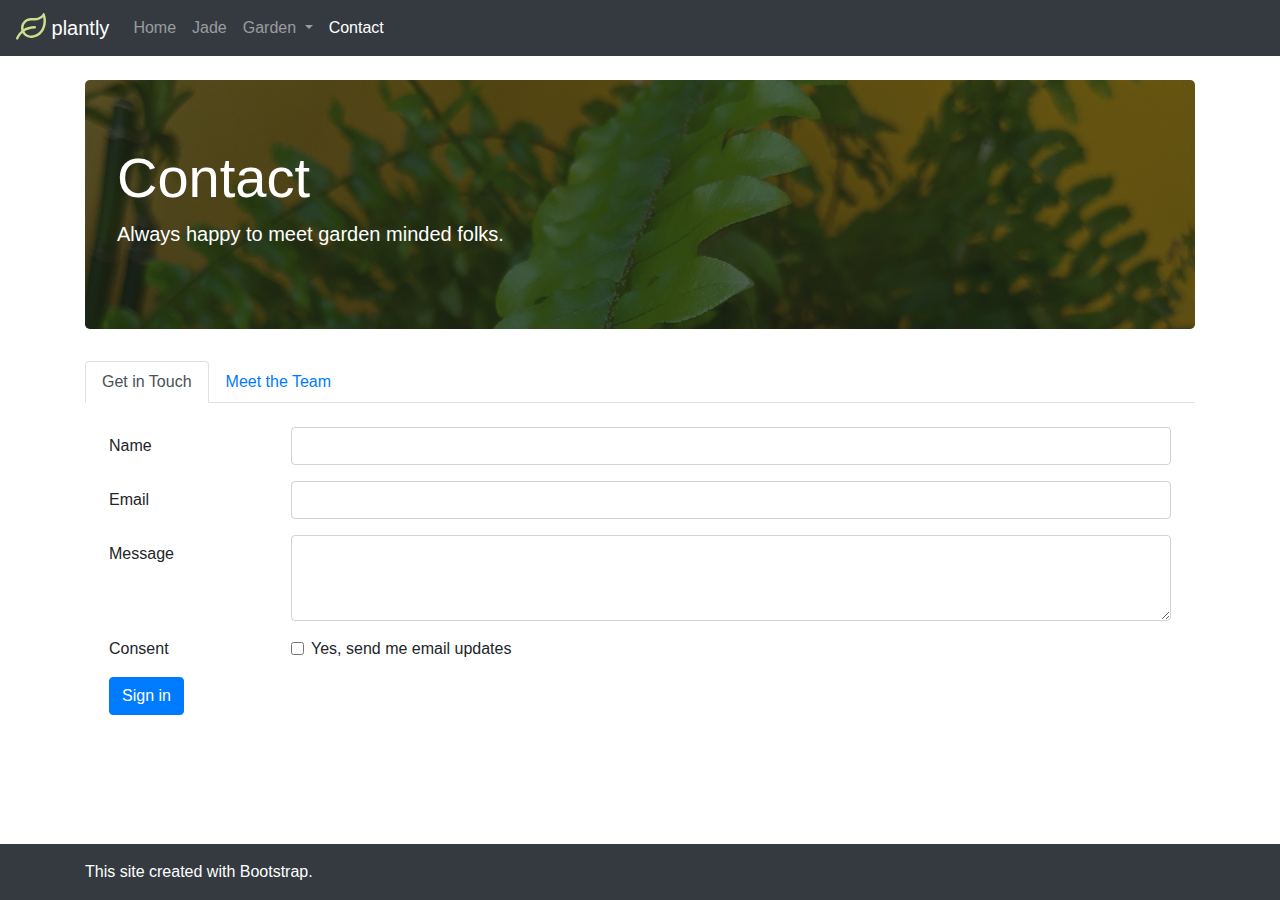
<file: contact.html>
<!doctype html>
<html lang="en" class="h-100">
<head>
  <meta charset="utf-8">
  <meta name="viewport" content="width=device-width, initial-scale=1, shrink-to-fit=no">
  <title>Contact</title>
  <link rel="icon" href="img/leaf.png" type="image/x-icon" />

  <!-- Bootstrap CSS -->
  <!-- see also: https://getbootstrap.com/docs/4.5/getting-started/download/ -->
  <link href="css/bootstrap.min.css" rel="stylesheet">

  <!-- Custom styles -->
  <link href="css/styles.css" rel="stylesheet">
</head>
<body id="contact" class="d-flex flex-column h-100">

  <!-- Insert Bootstrap Nav Bar here -->
  <!-- https://getbootstrap.com/docs/4.5/components/navbar/ -->

  <nav class="navbar navbar-expand-lg navbar-dark bg-dark">

    <a class="navbar-brand" href="#">
       <svg style="fill: #cdde8c;" xmlns="http://www.w3.org/2000/svg" width="30" viewBox="0 0 576 512" class="d-inline-block align-top"><path d="M546.2 9.7c-2.9-6.5-8.6-9.7-14.3-9.7-5.3 0-10.7 2.8-14 8.5C486.9 62.4 431.4 96 368 96h-80C182 96 96 182 96 288c0 17.8 2.6 34.9 7.1 51.2C29 403.7 1.8 478.8 1.3 480.2c-4.3 12.5 2.3 26.2 14.8 30.5 14 4.8 26.7-3.8 30.5-14.8.4-1.1 21-57.5 76.3-110.1C160.5 449 231.5 487 308.4 478.9 465.5 467.5 576 326.7 576 154.3c0-50.2-10.8-102.2-29.8-144.6zM303.4 431.2c-86.1 9.1-130.6-54.5-142.2-76.5 47.4-32.9 112-58.7 198.9-58.7 13.2 0 24-10.8 24-24s-10.8-24-24-24c-91.3 0-161.1 25.5-214 59.4-.9-6.4-2-12.8-2-19.4 0-79.4 64.6-144 144-144h80c57.9 0 111.6-22 152-60.9 5.2 23.2 8 47.5 8 71.2-.1 151-93.9 267.4-224.7 276.9z"/></svg>
       plantly
     </a>

    <button class="navbar-toggler" type="button" data-toggle="collapse" data-target="#navbarSupportedContent" aria-controls="navbarSupportedContent" aria-expanded="false" aria-label="Toggle navigation">
      <span class="navbar-toggler-icon"></span>
    </button>

    <div class="collapse navbar-collapse" id="navbarSupportedContent">
      <ul class="navbar-nav mr-auto">
        <li class="nav-item">
          <a class="nav-link" href="index.html">Home</a>
        </li>
        <li class="nav-item">
          <a class="nav-link" href="jade.html">Jade</a>
        </li>
        <li class="nav-item dropdown">
          <a class="nav-link dropdown-toggle" href="#" id="navbarDropdown" role="button" data-toggle="dropdown" aria-haspopup="true" aria-expanded="false">
            Garden
          </a>
          <div class="dropdown-menu" aria-labelledby="navbarDropdown">
            <a class="dropdown-item" href="fern.html">Fern</a>
            <a class="dropdown-item" href="snake.html">Snake Plant</a>
            <a class="dropdown-item" href="prayer.html">Prayer Plant</a>
            <div class="dropdown-divider"></div>
            <a class="dropdown-item" href="water.html">Water your plants</a>
          </div>
        </li>
        <li class="nav-item active">
          <a class="nav-link" href="contact.html">Contact<span class="sr-only">(current)</span></a>
        </li>
      </ul>
    </div>
  </nav>

  <!-- Insert Jumbotron here -->
  <!-- https://getbootstrap.com/docs/4.5/components/jumbotron/ -->
  <div class="container">
  <div class="jumbotron mt-4 text-white bg-dark">
    <h1 class="display-4">Contact</h1>
    <p class="lead">Always happy to meet garden minded folks.</p>
  </div>
</div>


  <!-- Insert Cards here -->
<div class="container">


<!-- Meet the team section-->

<ul class="nav nav-tabs" id="myTab" role="tablist">
  <li class="nav-item" role="presentation">
    <a class="nav-link active" id="home-tab" data-toggle="tab" href="#home" role="tab" aria-controls="home" aria-selected="true">Get in Touch</a>
  </li>
  <li class="nav-item" role="presentation">
    <a class="nav-link" id="profile-tab" data-toggle="tab" href="#profile" role="tab" aria-controls="profile" aria-selected="false">Meet the Team</a>
  </li>
</ul>
<div class="tab-content" id="myTabContent">
  <div class="tab-pane fade show active p-4" id="home" role="tabpanel" aria-labelledby="home-tab">
      <form>

  <div class="form-group row">
    <label for="inputName3" class="col-sm-2 col-form-label">Name</label>
    <div class="col-sm-10">
      <input type="text" class="form-control" id="inputName3">
    </div>
  </div>
 <div class="form-group row">
    <label for="inputEmail3" class="col-sm-2 col-form-label">Email</label>
    <div class="col-sm-10">
      <input type="email" class="form-control" id="inputEmail3">
    </div>
  </div>

  <div class="form-group row">
    <label for="exampleFormControlTextarea1" class="col-sm-2 col-form-label">Message</label>
    <div class="col-sm-10">
      <textarea class="form-control" id="exampleFormControlTextarea1" rows="3"></textarea>
    </div>
  </div>

  <div class="form-group row">
    <div class="col-sm-2">Consent</div>
    <div class="col-sm-10">
      <div class="form-check">
        <input class="form-check-input" type="checkbox" id="gridCheck1">
        <label class="form-check-label" for="gridCheck1">
          Yes, send me email updates
        </label>
      </div>
    </div>
  </div>
  <div class="form-group row">
    <div class="col-sm-10">
      <button type="submit" class="btn btn-primary">Sign in</button>
    </div>
  </div>
</form>
  </div>
  <div class="tab-pane fade p-4" id="profile" role="tabpanel" aria-labelledby="profile-tab">
    <ul class="list-unstyled">
  <li class="media">
    <img src="img/snake.jpg" width="150" class="mr-3" alt="Snake">
    <div class="media-body">
      <h5 class="mt-0 mb-1">Snake - <span class="text-muted">Customer Support Representative</span></h5>
      Our most slithery staff person is also the best at problem solving.</br>
      <a href="mailto:snake@plant.ly">snake@plant.ly</a>
    </div>
  </li>
  <li class="media my-4">
    <img src="img/fern.jpg" width="150" class="mr-3" alt="Fern">
    <div class="media-body">
      <h5 class="mt-0 mb-1">Fern - <span class="text-muted">Senior Management</span> </h5>
      Fern is adept at growth management and is eager to talk about what's next.</br>
      <a href="mailto:fern@plant.ly">fern@plant.ly</a>
    </div>
  </li>
</ul>
  </div>
</div>
</div>

<footer class="footer mt-auto py-3 bg-dark">
  <div class="container">
    <span class="text-white">This site created with <a href="https://getbootstrap.com" target="_blank" class="text-white">Bootstrap</a>.</span>
  </div>
</footer>

  <!-- see also: https://jquery.com/download/  -->
  <script src="js/jquery.slim.min.js"></script>
  <!-- see also: https://getbootstrap.com/docs/4.4/getting-started/contents/#js-files -->
  <script src="js/bootstrap.bundle.min.js"></script>
</body>
</html>
</file>
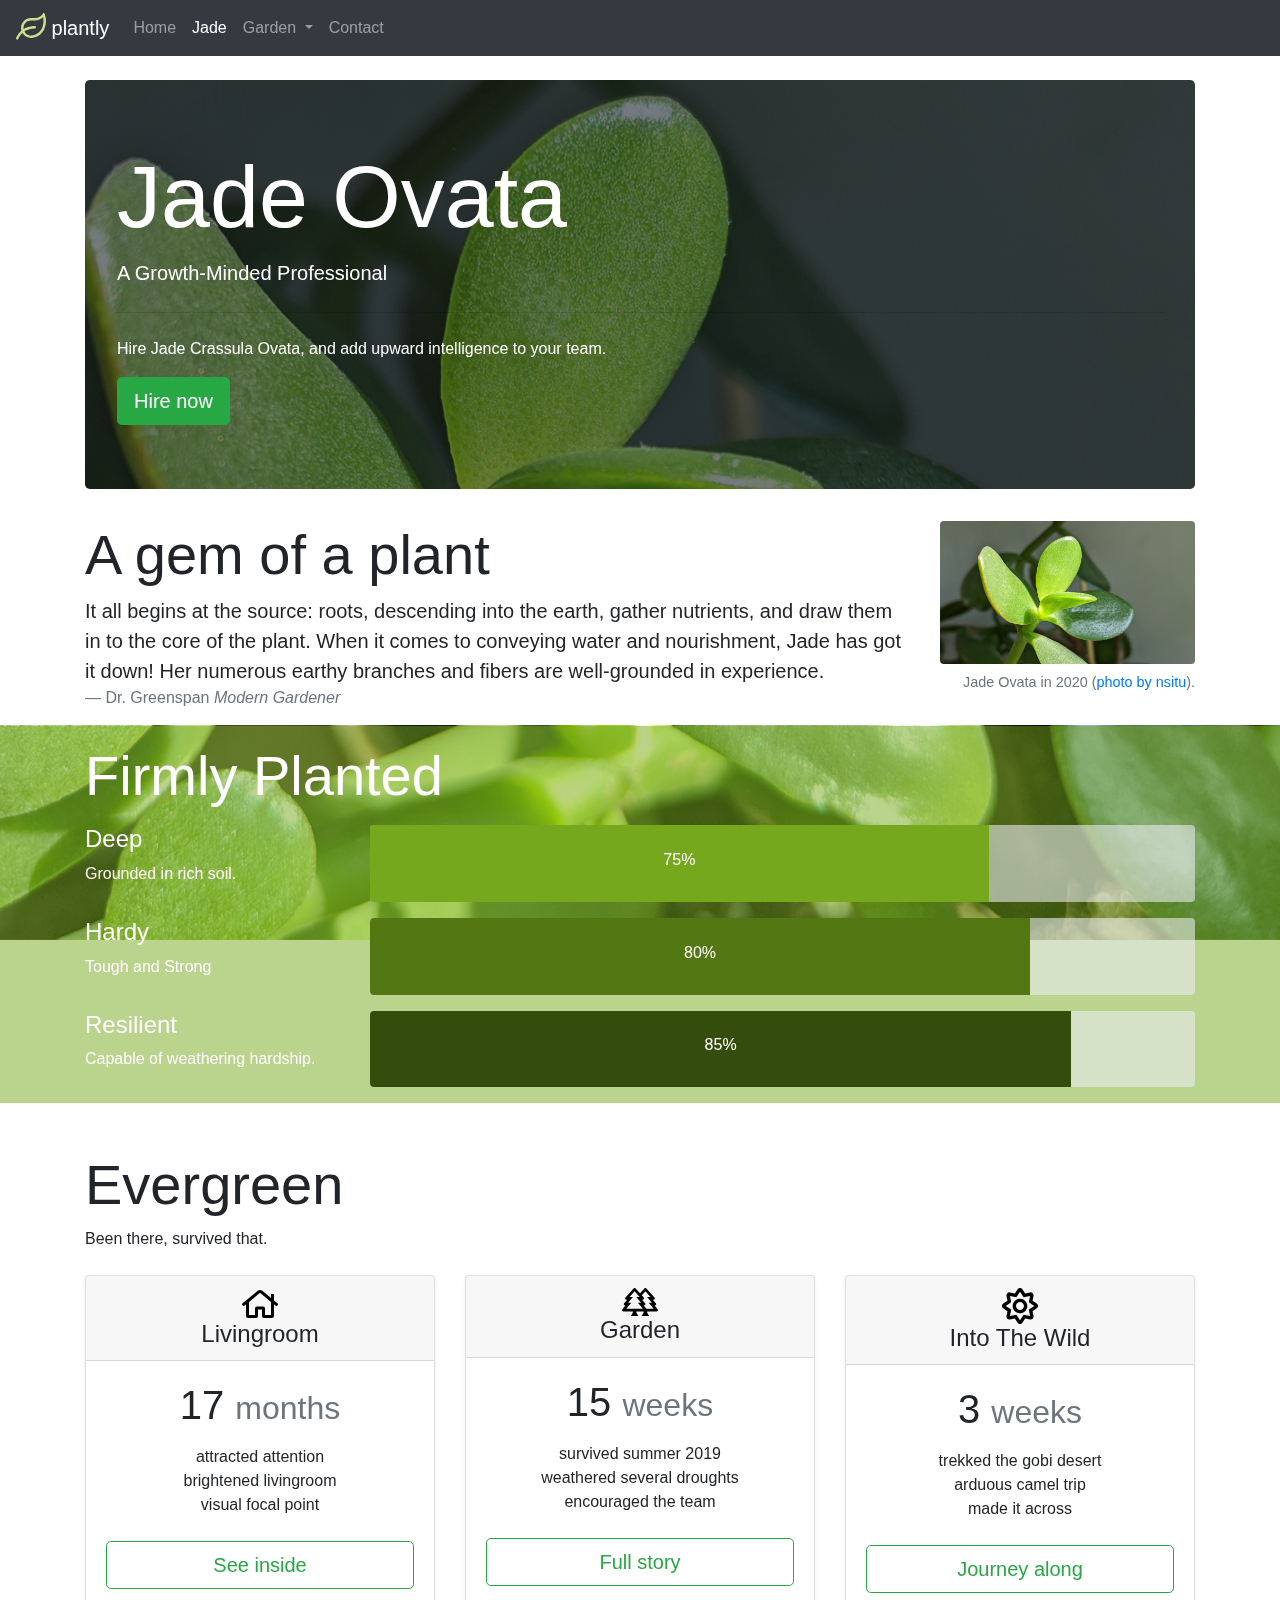
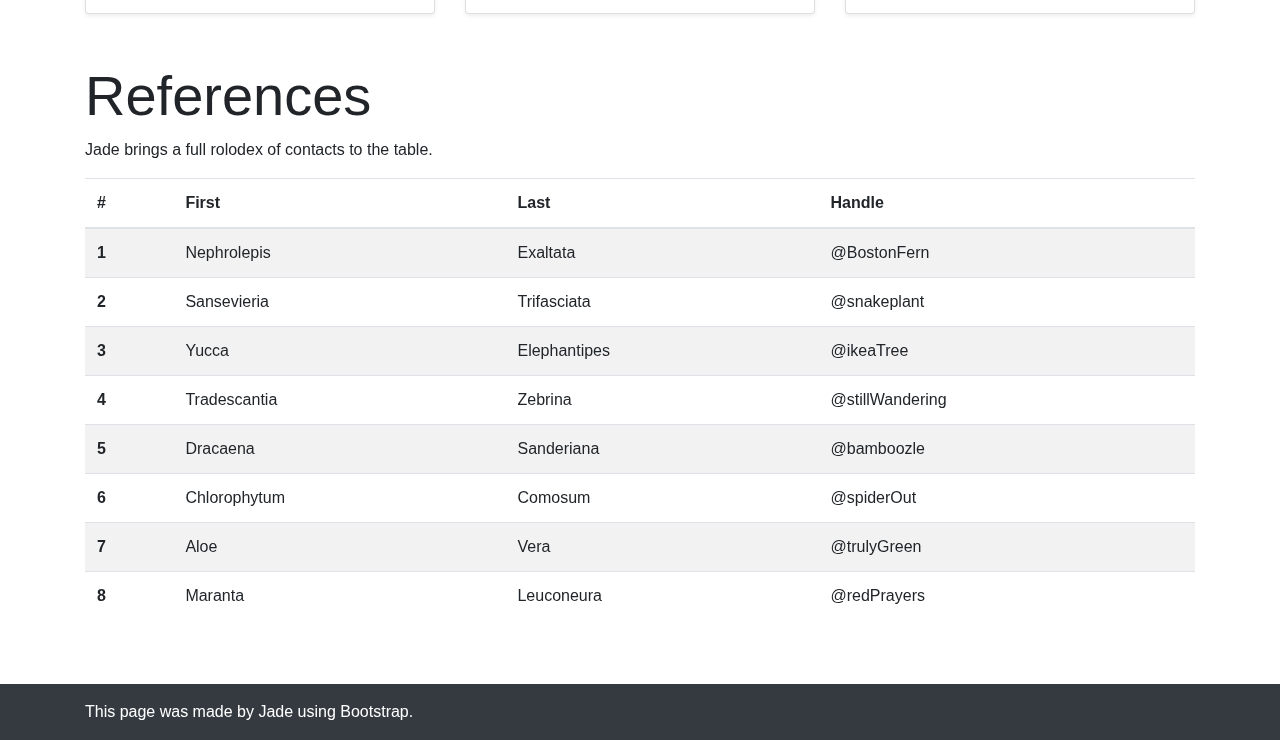
<file: jade.html>
<!doctype html>
<html lang="en" class="h-100">
<head>
  <meta charset="utf-8">
  <meta name="viewport" content="width=device-width, initial-scale=1, shrink-to-fit=no">
  <link rel="icon" href="img/leaf.png" type="image/x-icon" />
  <title>Jade Ovata</title>

  <!-- Bootstrap CSS -->
  <!-- see also: https://getbootstrap.com/docs/4.5/getting-started/download/ -->
  <link href="css/bootstrap.min.css" rel="stylesheet">

  <!-- Custom styles -->
  <link href="css/styles.css" rel="stylesheet">
</head>
<body id="jade" class="d-flex flex-column h-100">

    <nav class="navbar navbar-expand-lg navbar-dark bg-dark">

      <a class="navbar-brand" href="#">
         <svg style="fill: #cdde8c;" xmlns="http://www.w3.org/2000/svg" width="30" viewBox="0 0 576 512" class="d-inline-block align-top"><path d="M546.2 9.7c-2.9-6.5-8.6-9.7-14.3-9.7-5.3 0-10.7 2.8-14 8.5C486.9 62.4 431.4 96 368 96h-80C182 96 96 182 96 288c0 17.8 2.6 34.9 7.1 51.2C29 403.7 1.8 478.8 1.3 480.2c-4.3 12.5 2.3 26.2 14.8 30.5 14 4.8 26.7-3.8 30.5-14.8.4-1.1 21-57.5 76.3-110.1C160.5 449 231.5 487 308.4 478.9 465.5 467.5 576 326.7 576 154.3c0-50.2-10.8-102.2-29.8-144.6zM303.4 431.2c-86.1 9.1-130.6-54.5-142.2-76.5 47.4-32.9 112-58.7 198.9-58.7 13.2 0 24-10.8 24-24s-10.8-24-24-24c-91.3 0-161.1 25.5-214 59.4-.9-6.4-2-12.8-2-19.4 0-79.4 64.6-144 144-144h80c57.9 0 111.6-22 152-60.9 5.2 23.2 8 47.5 8 71.2-.1 151-93.9 267.4-224.7 276.9z"/></svg>
         plantly
       </a>

      <button class="navbar-toggler" type="button" data-toggle="collapse" data-target="#navbarSupportedContent" aria-controls="navbarSupportedContent" aria-expanded="false" aria-label="Toggle navigation">
        <span class="navbar-toggler-icon"></span>
      </button>

      <div class="collapse navbar-collapse" id="navbarSupportedContent">
        <ul class="navbar-nav mr-auto">
          <li class="nav-item">
            <a class="nav-link" href="index.html">Home</a>
          </li>
          <li class="nav-item active">
            <a class="nav-link" href="jade.html">Jade <span class="sr-only">(current)</span></a>
          </li>
          <li class="nav-item dropdown">
            <a class="nav-link dropdown-toggle" href="#" id="navbarDropdown" role="button" data-toggle="dropdown" aria-haspopup="true" aria-expanded="false">
              Garden
            </a>
            <div class="dropdown-menu" aria-labelledby="navbarDropdown">
              <a class="dropdown-item" href="snake.html">Snake Plant</a>
              <a class="dropdown-item" href="fern.html">Boston Fern</a>
              <a class="dropdown-item" href="prayer.html">Prayer Plant</a>
              <div class="dropdown-divider"></div>
              <a class="dropdown-item" href="water.html">Watering your Plants</a>
            </div>
          </li>
          <li class="nav-item">
            <a class="nav-link" href="contact.html">Contact</a>
          </li>
        </ul>
      </div>
    </nav>

  <div class="container">
    <div class="jumbotron mt-4 text-white bg-dark">
      <h1 class="display-2">Jade Ovata</h1>
      <p class="lead">A Growth-Minded Professional</p>
      <hr class="my-4">
      <p>Hire Jade Crassula Ovata, and add upward intelligence to your team.</p>
      <a class="btn btn-success btn-lg" href="#" role="button">Hire now</a>
    </div>
  </div>


  <div class="container">

      <div class="row">

      <div class="col-sm-9">
        <h1 class="display-4">A gem of a plant</h1>
        <blockquote class="blockquote">
          <p class="mb-0">It all begins at the source: roots, descending into the earth, gather nutrients, and draw them in to the core of the plant. When it comes to conveying water and nourishment, Jade has got it down! Her numerous earthy branches and fibers are well-grounded in experience.</p>
          <footer class="blockquote-footer">Dr. Greenspan <cite title="Source Title">Modern Gardener</cite></footer>
        </blockquote>
    </div>
  <div class="col-sm-3">
      <figure class="figure">
        <img src="img/jade.jpg" class="figure-img img-fluid rounded" alt="The Jade">
        <figcaption class="figure-caption text-right">Jade Ovata in 2020 (<a href="https://nsitu.ca">photo by nsitu</a>).</figcaption>
      </figure>
  </div>
      </div>

  </div>


  <div class="py-3 text-white container-fluid parallax-window" data-parallax="scroll" data-image-src="img/jade-base.jpg">

    <div class="container">
      <h1 class="display-4">Firmly Planted</h1>
      <div class="row mt-3">
        <div class="col-3">
          <h4>Deep</h4>
          <p>Grounded in rich soil.</p>
        </div>
        <div class="col-9">
          <div class="progress">
            <div class="progress-bar" role="progressbar" aria-valuenow="75" aria-valuemin="0" aria-valuemax="100"><h6>75%</h6></div>
          </div>
        </div>
      </div>

      <div class="row mt-3">
        <div class="col-3">
          <h4>Hardy</h4>
          <p>Tough and Strong</p>
        </div>
        <div class="col-9">
          <div class="progress">
            <div class="progress-bar" role="progressbar" aria-valuenow="80" aria-valuemin="0" aria-valuemax="100"><h6>80%</h6></div>
          </div>
        </div>
      </div>

      <div class="row mt-3">
        <div class="col-3">
          <h4>Resilient</h4>
          <p>Capable of weathering hardship.</p>
        </div>
        <div class="col-9">
          <div class="progress">
            <div class="progress-bar" role="progressbar" aria-valuenow="85" aria-valuemin="0" aria-valuemax="100"><h6>85%</h6></div>
          </div>
        </div>
      </div>
    </div>
  </div>


  <div class="container my-5">


    <h1 class="display-4">Evergreen</h1>
    <p>Been there, survived that. <p>
    <div class="card-deck my-4 text-center">
        <div class="card mb-4 shadow-sm">
          <div class="card-header">
            <svg xmlns="http://www.w3.org/2000/svg" viewBox="0 0 576 512"><path d="M570.24 247.41L512 199.52V104a8 8 0 0 0-8-8h-32a8 8 0 0 0-7.95 7.88v56.22L323.87 45a56.06 56.06 0 0 0-71.74 0L5.76 247.41a16 16 0 0 0-2 22.54L14 282.25a16 16 0 0 0 22.53 2L64 261.69V448a32.09 32.09 0 0 0 32 32h128a32.09 32.09 0 0 0 32-32V344h64v104a32.09 32.09 0 0 0 32 32h128a32.07 32.07 0 0 0 32-31.76V261.67l27.53 22.62a16 16 0 0 0 22.53-2L572.29 270a16 16 0 0 0-2.05-22.59zM463.85 432H368V328a32.09 32.09 0 0 0-32-32h-96a32.09 32.09 0 0 0-32 32v104h-96V222.27L288 77.65l176 144.56z"/></svg>
            <h4 class="my-0 font-weight-normal">Livingroom</h4>
          </div>
          <div class="card-body">
            <h1 class="card-title pricing-card-title">17 <small class="text-muted">months</small></h1>
            <ul class="list-unstyled mt-3 mb-4">
              <li>attracted attention</li>
              <li>brightened livingroom</li>
              <li>visual focal point</li>
            </ul>
            <button type="button" class="btn btn-lg btn-block btn-outline-success">See inside</button>
          </div>
        </div>
        <div class="card mb-4 shadow-sm">
          <div class="card-header">
            <svg xmlns="http://www.w3.org/2000/svg" viewBox="0 0 640 512"><path d="M634.19 376.23l-55.47-64.37H584c9.34 0 17.84-5.43 21.78-13.92 3.94-8.47 2.56-18.48-3.47-25.61l-54.56-64.55H560c9.47 0 18.06-5.58 21.94-14.24a24.088 24.088 0 0 0-4.09-25.85l-144-160.11c-9.13-10.1-26.56-10.1-35.69 0L320 94.48l-78.16-86.9c-9.13-10.1-26.56-10.1-35.69 0l-144 160.11a24.063 24.063 0 0 0-4.09 25.85c3.88 8.66 12.47 14.24 21.94 14.24h12.25l-54.56 64.55c-6.03 7.13-7.41 17.14-3.47 25.61A24.021 24.021 0 0 0 56 311.86h5.28L5.81 376.23c-6.13 7.11-7.53 17.15-3.63 25.69a23.998 23.998 0 0 0 21.81 14.01h168v24.46l-30.29 48.43c-5.32 10.65 2.42 23.17 14.31 23.17h95.96c11.89 0 19.63-12.53 14.31-23.17L256 440.39v-24.46h128v24.46l-30.29 48.43c-5.32 10.65 2.42 23.17 14.31 23.17h95.96c11.89 0 19.63-12.53 14.31-23.17L448 440.39v-24.46h168c9.38 0 17.91-5.47 21.81-14.01 3.91-8.54 2.51-18.57-3.62-25.69zM304 367.9H76.37l89.66-104.07h-58.28l88-104.07h-61.88L224 59.55l90.13 100.2h-61.88l88 104.07h-58.28l89.66 104.07H304zm131 0l-48.29-56.04H392c9.34 0 17.84-5.43 21.78-13.92 3.94-8.47 2.56-18.48-3.47-25.61l-54.56-64.55H368c9.47 0 18.06-5.58 21.94-14.24a24.088 24.088 0 0 0-4.09-25.85l-33.55-37.31L416 59.55l90.13 100.2h-61.88l88 104.07h-58.28l89.66 104.07H435z"/></svg>

            <h4 class="my-0 font-weight-normal">Garden</h4>
          </div>
          <div class="card-body">
            <h1 class="card-title pricing-card-title">15 <small class="text-muted"> weeks</small></h1>
            <ul class="list-unstyled mt-3 mb-4">
              <li>survived summer 2019</li>
              <li>weathered several droughts</li>
              <li>encouraged the team</li>
            </ul>
            <button type="button" class="btn btn-lg btn-block btn-outline-success">Full story</button>
          </div>
        </div>
        <div class="card mb-4 shadow-sm">
          <div class="card-header">
            <svg xmlns="http://www.w3.org/2000/svg" viewBox="0 0 512 512"><path d="M494.2 221.9l-59.8-40.5 13.7-71c2.6-13.2-1.6-26.8-11.1-36.4-9.6-9.5-23.2-13.7-36.2-11.1l-70.9 13.7-40.4-59.9c-15.1-22.3-51.9-22.3-67 0l-40.4 59.9-70.8-13.7C98 60.4 84.5 64.5 75 74.1c-9.5 9.6-13.7 23.1-11.1 36.3l13.7 71-59.8 40.5C6.6 229.5 0 242 0 255.5s6.7 26 17.8 33.5l59.8 40.5-13.7 71c-2.6 13.2 1.6 26.8 11.1 36.3 9.5 9.5 22.9 13.7 36.3 11.1l70.8-13.7 40.4 59.9C230 505.3 242.6 512 256 512s26-6.7 33.5-17.8l40.4-59.9 70.9 13.7c13.4 2.7 26.8-1.6 36.3-11.1 9.5-9.5 13.6-23.1 11.1-36.3l-13.7-71 59.8-40.5c11.1-7.5 17.8-20.1 17.8-33.5-.1-13.6-6.7-26.1-17.9-33.7zm-112.9 85.6l17.6 91.2-91-17.6L256 458l-51.9-77-90.9 17.6 17.6-91.2-76.8-52 76.8-52-17.6-91.2 91 17.6L256 53l51.9 76.9 91-17.6-17.6 91.1 76.8 52-76.8 52.1zM256 152c-57.3 0-104 46.7-104 104s46.7 104 104 104 104-46.7 104-104-46.7-104-104-104zm0 160c-30.9 0-56-25.1-56-56s25.1-56 56-56 56 25.1 56 56-25.1 56-56 56z"/></svg>
            <h4 class="my-0 font-weight-normal">Into The Wild</h4>
          </div>
          <div class="card-body">
            <h1 class="card-title pricing-card-title">3 <small class="text-muted"> weeks</small></h1>
            <ul class="list-unstyled mt-3 mb-4">
              <li>trekked the gobi desert</li>
              <li>arduous camel trip</li>
              <li>made it across</li>
            </ul>
            <button type="button" class="btn btn-lg btn-block btn-outline-success">Journey along</button>
          </div>
        </div>
      </div>

<!-- See also: https://getbootstrap.com/docs/4.5/examples/dashboard/ -->
      <h1 class="display-4">References</h1>
      <p>Jade brings a full rolodex of contacts to the table. <p>
    <table class="table table-striped">
    <thead>
      <tr>
        <th scope="col">#</th>
        <th scope="col">First</th>
        <th scope="col">Last</th>
        <th scope="col">Handle</th>
      </tr>
    </thead>
    <tbody>
      <tr>
        <th scope="row">1</th>
        <td>Nephrolepis</td>
        <td>Exaltata</td>
        <td>@BostonFern</td>
      </tr>
      <tr>
        <th scope="row">2</th>
        <td>Sansevieria</td>
        <td>Trifasciata</td>
        <td>@snakeplant</td>
      </tr>
      <tr>
        <th scope="row">3</th>
        <td>Yucca</td>
        <td>Elephantipes</td>
        <td>@ikeaTree</td>
      </tr>
      <tr>
        <th scope="row">4</th>
        <td>Tradescantia</td>
        <td>Zebrina</td>
        <td>@stillWandering</td>
      </tr>
      <tr>
        <th scope="row">5</th>
        <td>Dracaena</td>
        <td>Sanderiana</td>
        <td>@bamboozle</td>
      </tr>
      <tr>
        <th scope="row">6</th>
        <td>Chlorophytum</td>
        <td>Comosum</td>
        <td>@spiderOut</td>
      </tr>
      <tr>
        <th scope="row">7</th>
        <td>Aloe</td>
        <td>Vera</td>
        <td>@trulyGreen</td>
      </tr>
      <tr>
        <th scope="row">8</th>
        <td>Maranta</td>
        <td>Leuconeura</td>
        <td>@redPrayers</td>
      </tr>
    </tbody>
  </table>
  </div>

<!-- See also: https://getbootstrap.com/docs/4.5/examples/sticky-footer/ -->
<footer class="footer mt-auto py-3 bg-dark">
  <div class="container">
    <span class="text-white">This page was made by Jade using <a href="https://getbootstrap.com" class="text-white">Bootstrap</a>.</span>
  </div>
</footer>

  <!-- see also: https://jquery.com/download/  -->
  <script src="js/jquery.slim.min.js"></script>
  <!-- see also: https://getbootstrap.com/docs/4.4/getting-started/contents/#js-files -->
  <script src="js/parallax.min.js"></script>
  <script src="js/bootstrap.bundle.min.js"></script>
</body>
</html>
</file>
<file: css/styles.css>
.jumbotron {
  background-image: url(../img/plants.jpg);
  background-size: cover;
  background-blend-mode: soft-light;
}


#contact .jumbotron{
  background-image: url(../img/fern.jpg);
}

#prayer .jumbotron{
  position: relative;
  background-image: none;
}

#prayer .jumbotron video{
  position: absolute;
  top: 0;
  width: 100%;
  height: 100%;
  object-fit: cover;
  object-position: 0 30%;
  opacity: 0.5;
}

#prayer .jumbotron .container {
  position: relative;
}

#prayer .carousel-caption{
  background: rgba(0,0,0,0.5);
}






/*#jade .row{
  text-align: right;
}*/

#jade .jumbotron {
  background-image: url(../img/jade.jpg);
  background-position: 50% 50%;
  background-attachment: fixed;
}

#jade .progress {
  height: 100%;
  background-color: #e9ecef99;
}

#jade .progress-bar[aria-valuenow="75"]{
  background-color: rgb(117,168,28);
  width: 75%;
}
#jade .progress-bar[aria-valuenow="80"]{
  background-color: rgb(83,120,19);
  width: 80%;
}
#jade .progress-bar[aria-valuenow="85"]{
  background-color: rgb(53,77,12);
  width: 85%;
}


#jade .container-fluid{
  background-color: rgb(117,168,28,0.5);
}

#jade .card-deck svg{
  width: 36px;
}
</file>
